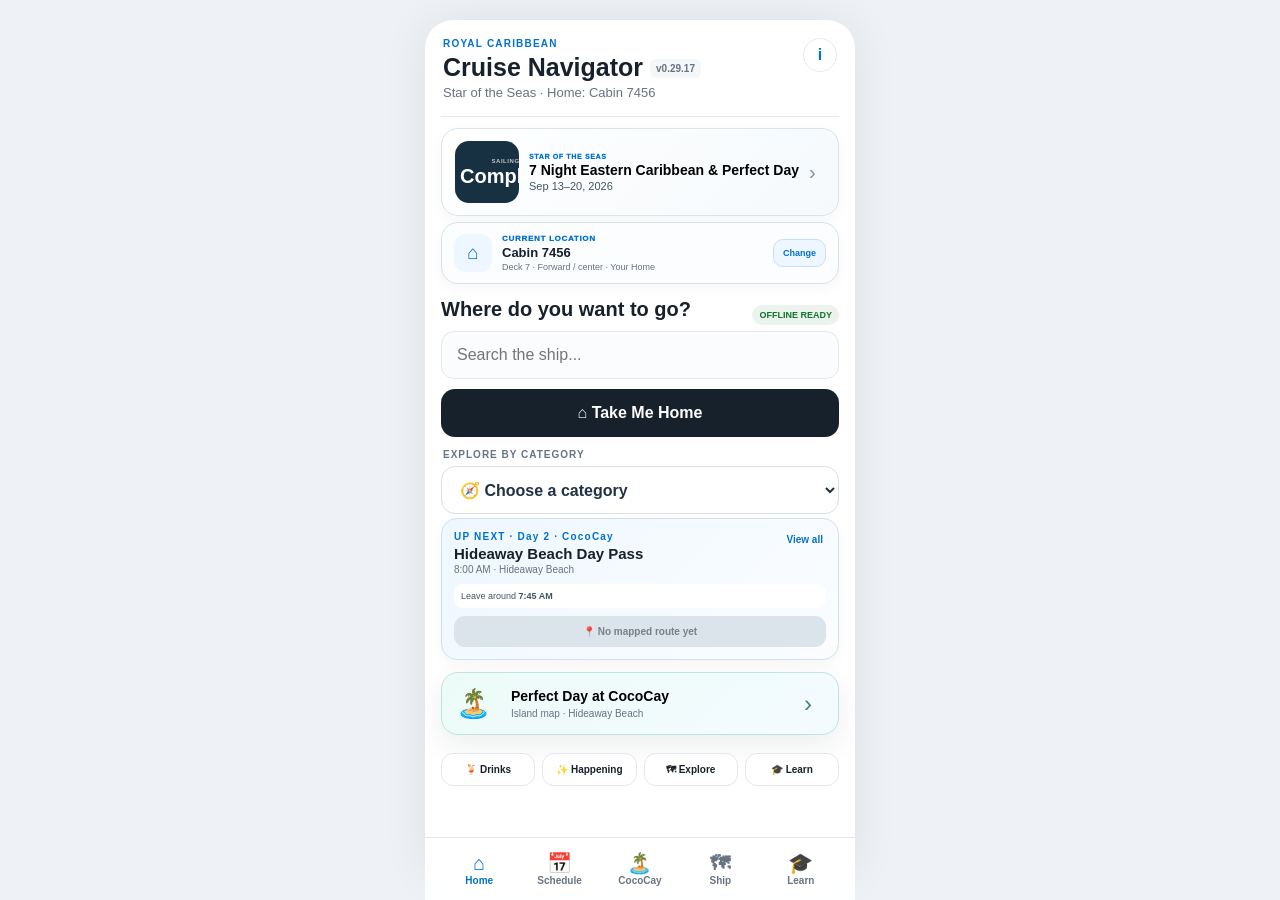
<file: index.html>
<!doctype html>
<html lang="en">
<head>
  <meta charset="utf-8">
  <meta name="viewport" content="width=device-width, initial-scale=1, viewport-fit=cover">
  <meta name="theme-color" content="#0071ce">
  <meta name="apple-mobile-web-app-capable" content="yes">
  <meta name="apple-mobile-web-app-status-bar-style" content="black-translucent">
  <meta name="apple-mobile-web-app-title" content="Cruise Navigator">
  <link rel="manifest" href="manifest.webmanifest">
  <link rel="apple-touch-icon" href="icon-192.png">
  <link rel="stylesheet" href="styles.css?v=02917">
  <title>Cruise Navigator</title>
</head>
<body>
  <main class="app-shell">
    <header class="topbar">
      <div>
        <div class="eyebrow">ROYAL CARIBBEAN</div>
        <h1>Cruise Navigator <span>v0.29.17</span></h1>
        <p class="sub">Star of the Seas · Home: Cabin 7456</p>
      </div>
      <button id="infoBtn" class="icon-btn" aria-label="About">i</button>
    </header>

    <section id="homeView" class="view active">
      <div id="cruiseProfileHome" class="cruise-profile-home compact-profile"></div>
      <div id="currentLocationHome" class="current-location-home"></div>
      <div class="section-head home-search-head"><h2>Where do you want to go?</h2><span id="offlineBadge" class="badge">OFFLINE READY</span></div>
      <div class="search-wrap"><input id="searchInput" type="search" placeholder="Search the ship..." autocomplete="off"></div>
      <div id="destinationList" class="destination-list hidden"></div>
      <div class="home-primary-actions single-home-action"><button id="takeHome" class="home-action compact-home-action">⌂ Take Me Home</button></div>
      <div id="categoryGrid" class="category-grid home-category-chips"></div>
      <div id="schedulePreview" class="schedule-preview"></div>
      <button id="cocoCayHome" class="island-entry compact-island-entry"><span class="island-entry-icon">🏝️</span><span><strong>Perfect Day at CocoCay</strong><small>Island map · Hideaway Beach</small></span><span class="island-entry-arrow">›</span></button>
      <div class="home-more-row"><button data-view="drinks">🍹 Drinks</button><button data-view="happening">✨ Happening</button><button data-view="explore">🗺 Explore</button><button data-view="learn">🎓 Learn</button></div>
    </section>

    <section id="drinksView" class="view"><button class="back-btn" data-go="home">‹ Back</button><div class="page-title"><div class="eyebrow">DELUXE BEVERAGE PACKAGE</div><h2>🍹 I Need a Drink</h2><p>Choose Daniel, Wife, or Both. Each person keeps a separate Drink Passport, while Both mode finds options that work for you together.</p></div><div id="drinksContent"></div></section>
    <section id="scheduleView" class="view"><button class="back-btn" data-go="home">‹ Back</button><div class="page-title"><div class="eyebrow">MY CRUISE</div><h2>My Schedule</h2><p>Your confirmed Royal Caribbean reservations are preloaded. Add anything else you want to remember.</p></div><div id="scheduleContent"></div></section>
    <section id="happeningView" class="view"><button class="back-btn" data-go="home">‹ Back</button><div class="page-title"><div class="eyebrow">CRUISE COMPASS</div><h2>What’s Happening</h2><p>Learn the rhythm of Star of the Seas with recent-sailing reference events. Confirm actual times in the Royal Caribbean app for your sailing.</p></div><div id="happeningContent"></div></section>
    <section id="cococayView" class="view"><button class="back-btn" data-go="home">‹ Back</button><div id="cococayContent"></div></section>

    <section id="routeView" class="view">
      <div id="shipCompass" class="ship-compass" aria-label="Ship orientation"><div class="compass-forward">FORWARD</div><div class="compass-hull"><span class="compass-core forward-core"></span><span class="compass-core aft-core"></span><span id="compassArrow" class="compass-arrow">↑</span></div><div class="compass-aft">AFT</div><div id="compassHint" class="compass-hint">Ship orientation</div></div>
      <button class="back-btn" data-go="home">‹ Back</button><div id="routeContent"></div>
    </section>

    <div id="mapOverlay" class="map-overlay" aria-hidden="true"><div class="map-sheet"><div class="map-sheet-head"><div><div class="eyebrow">DECK MAP</div><h3 id="overlayTitle">Cruise Navigator</h3></div><button id="closeMap" class="icon-btn" aria-label="Close map">×</button></div><div id="overlayMap" class="overlay-map"></div><div class="map-legend"><span><i class="legend-dot you"></i>You</span><span><i class="legend-dot dest"></i>Destination</span><span><i class="legend-dot lift"></i>Elevator / stairs</span></div><div class="map-disclaimer">Schematic navigation map — not to scale. Ship signage and crew instructions take precedence.</div></div></div>

    <section id="exploreView" class="view"><button class="back-btn" data-go="home">‹ Back</button><div class="page-title"><div class="eyebrow">ORIENTATION</div><h2>Explore the Ship</h2><p>Use deck neighborhoods to build a mental map before boarding.</p></div><div id="deckCards" class="deck-cards"></div></section>
    <section id="learnView" class="view"><button class="back-btn" data-go="home">‹ Back</button><div class="page-title"><div class="eyebrow">TRAINING MODE</div><h2>Learn My Ship</h2><p>A few quick challenges to make the ship easier to remember.</p></div><div id="lessonCard" class="lesson-card"></div></section>
    <section id="infoView" class="view"><button class="back-btn" data-go="home">‹ Back</button><div class="page-title"><div class="eyebrow">ABOUT</div><h2>Cruise Navigator</h2><p>v0.29.0 · Star of the Seas · September 13–20, 2026</p></div><div class="info-card"><h3>Built for your cruise</h3><p>Cruise Navigator keeps your ship navigation, schedule, CocoCay plans, favorite destinations, and onboard tools together in one iPhone-friendly app.</p><h3>Navigation</h3><p>Routes use the verified walking network across the mapped ship decks with Balanced, Elevators Preferred, and No Stairs routing choices. Follow the highlighted route and use onboard signs and crew instructions whenever conditions differ.</p><h3>Offline ready</h3><p>Core app screens, navigation data, and deck maps are stored for offline use after the app has been loaded on your device.</p><h3>Ship orientation</h3><p>Forward means toward the bow of the ship. Aft means toward the stern. Cabin 7456 on Deck 7 is your saved Home location.</p></div></section>

    <nav class="tabbar" aria-label="Primary navigation"><button class="tab active" data-view="home"><span>⌂</span>Home</button><button class="tab" data-view="schedule"><span>📅</span>Schedule</button><button class="tab" data-view="cococay"><span>🏝️</span>CocoCay</button><button class="tab" data-view="explore"><span>🗺</span>Ship</button><button class="tab" data-view="learn"><span>🎓</span>Learn</button></nav>
  </main>
  <script src="app.js?v=02917"></script>
  <script src="drink-order-ui-v02918.js"></script>
  <script src="home-category-ui-v02918.js"></script>
  <script src="vitality-spa-ui-v02919.js?v=02919b"></script>
  <script src="vitality-spa-render-v02919c.js"></script>
</body>
</html>
</file>
<file: styles.css>
:root{
  --blue:#0071ce;
  --blue-dark:#0058a3;
  --ink:#17212b;
  --muted:#677381;
  --line:#e4e8ed;
  --soft:#f4f7fa;
  --green:#137333;
  --shadow:0 10px 28px rgba(20,35,50,.08);
}
*{box-sizing:border-box}
html,body{margin:0;background:#eef2f6;color:var(--ink);font-family:-apple-system,BlinkMacSystemFont,"Segoe UI",Roboto,Helvetica,Arial,sans-serif}
body{min-height:100vh}
button,input{font:inherit}
button{cursor:pointer}
.app-shell{max-width:430px;min-height:100vh;margin:auto;background:#fff;position:relative;padding:env(safe-area-inset-top) 16px calc(90px + env(safe-area-inset-bottom));box-shadow:0 0 45px rgba(0,0,0,.08)}
.topbar{display:flex;justify-content:space-between;align-items:flex-start;padding:18px 2px 16px;border-bottom:1px solid var(--line)}
.eyebrow{font-size:10px;font-weight:800;letter-spacing:1.2px;color:var(--blue)}
h1{font-size:25px;line-height:1.05;margin:5px 0}
h1 span{font-size:10px;background:var(--soft);padding:4px 6px;border-radius:6px;color:var(--muted);vertical-align:middle}
.sub{margin:0;color:var(--muted);font-size:13px}
.icon-btn{width:34px;height:34px;border-radius:50%;border:1px solid var(--line);background:#fff;font-weight:800;color:var(--blue)}
.view{display:none;padding-top:18px}.view.active{display:block}
.home-card{display:flex;gap:14px;align-items:center;background:linear-gradient(135deg,#eef7ff,#f8fbff);border:1px solid #d7e9fb;border-radius:18px;padding:17px;box-shadow:var(--shadow)}
.home-icon{width:48px;height:48px;border-radius:14px;background:var(--blue);color:#fff;display:grid;place-items:center;font-size:25px;font-weight:700}
.small-label{font-size:10px;font-weight:800;color:var(--blue);letter-spacing:.9px}.home-room{font-size:22px;font-weight:800;margin-top:2px}.home-meta{font-size:12px;color:var(--muted);margin-top:2px}
.home-action{width:100%;margin:11px 0 18px;border:0;border-radius:14px;padding:14px;background:var(--ink);color:#fff;font-weight:800}
.section-head{display:flex;justify-content:space-between;align-items:center}.section-head h2{font-size:18px;margin:0 0 10px}.badge{font-size:9px;padding:5px 7px;border-radius:999px;background:#eaf4ec;color:var(--green);font-weight:800}
.search-wrap input{width:100%;padding:14px 15px;border:1px solid var(--line);border-radius:13px;background:#fbfcfd;outline:none}.search-wrap input:focus{border-color:#9bc8ef;box-shadow:0 0 0 3px rgba(0,113,206,.08)}
.category-grid{display:grid;grid-template-columns:repeat(2,1fr);gap:10px;margin:12px 0 18px}
.cat{padding:15px;text-align:left;border:1px solid var(--line);background:#fff;border-radius:15px;min-height:74px;box-shadow:0 3px 10px rgba(20,35,50,.04)}.cat strong{display:block;font-size:14px}.cat span{display:block;color:var(--muted);font-size:11px;margin-top:3px}
.feature-grid{display:grid;grid-template-columns:1fr 1fr;gap:10px}.feature-card{border:1px solid var(--line);background:#fff;border-radius:15px;padding:14px;text-align:left}.feature-card strong{display:block}.feature-card span{display:block;color:var(--muted);font-size:11px;margin-top:5px;line-height:1.35}
.destination-list{display:grid;gap:8px;margin:10px 0 18px}.destination-list.hidden{display:none}.dest-row{display:flex;gap:10px;align-items:center;border:1px solid var(--line);border-radius:13px;padding:12px;background:#fff;text-align:left}.dest-icon{font-size:20px;width:28px}.dest-main{min-width:0;flex:1}.dest-name{font-weight:800;font-size:14px}.dest-meta{color:var(--muted);font-size:11px;margin-top:2px}.dest-arrow{color:var(--muted);font-size:20px}
.back-btn{border:0;background:transparent;padding:3px 0;color:var(--blue);font-weight:800}.page-title{padding-top:8px}.page-title h2{font-size:26px;margin:4px 0}.page-title p{margin:0 0 16px;color:var(--muted);font-size:13px;line-height:1.45}
.route-hero{background:var(--ink);color:#fff;border-radius:18px;padding:18px;margin:14px 0}.route-hero .eyebrow{color:#8ecaff}.route-hero h2{font-size:24px;margin:4px 0}.route-tag{display:inline-block;background:#2d3b49;padding:5px 8px;border-radius:999px;font-size:10px;margin-top:8px}
.route-card{border:1px solid var(--line);border-radius:15px;padding:14px;margin:10px 0}.route-card h3{margin:0 0 8px;font-size:14px}.route-step{display:flex;gap:9px;margin:10px 0}.step-num{flex:0 0 24px;height:24px;border-radius:50%;background:#eaf4fd;color:var(--blue);display:grid;place-items:center;font-size:11px;font-weight:800}.step-text{font-size:13px;line-height:1.38}.callout{padding:12px;background:#fff8e7;border:1px solid #f5dfac;border-radius:12px;font-size:12px;line-height:1.4}.confidence{font-size:10px;font-weight:800;color:var(--muted);letter-spacing:.5px}
.deck-cards{display:grid;gap:10px}.deck-card{border:1px solid var(--line);border-radius:15px;padding:14px}.deck-card h3{margin:0;font-size:16px}.deck-card .deck-label{color:var(--blue);font-weight:800;font-size:11px}.deck-card p{margin:6px 0 0;color:var(--muted);font-size:12px;line-height:1.4}
.lesson-card{border:1px solid var(--line);border-radius:18px;padding:18px;box-shadow:var(--shadow)}.lesson-q{font-size:20px;font-weight:800;line-height:1.25;margin:8px 0 14px}.answers{display:grid;gap:9px}.answer{border:1px solid var(--line);background:#fff;border-radius:12px;padding:12px;text-align:left}.answer.correct{border-color:#9fd0aa;background:#eef8f0}.answer.wrong{border-color:#e7a9a9;background:#fff1f1}.lesson-feedback{margin-top:12px;font-size:12px;color:var(--muted);line-height:1.4}
.info-card{border:1px solid var(--line);border-radius:16px;padding:16px}.info-card h3{font-size:14px;margin:15px 0 6px}.info-card h3:first-child{margin-top:0}.info-card p{font-size:12px;line-height:1.45;color:var(--muted)}.warning{background:#fff8e7;border:1px solid #f5dfac;padding:10px;border-radius:10px}.source{word-break:break-word;font-size:10px!important}
.tabbar{position:fixed;z-index:10;left:50%;transform:translateX(-50%);bottom:0;width:min(430px,100%);padding:8px 14px calc(8px + env(safe-area-inset-bottom));display:grid;grid-template-columns:repeat(5,1fr);background:rgba(255,255,255,.95);backdrop-filter:blur(14px);border-top:1px solid var(--line)}
.tab{border:0;background:transparent;color:var(--muted);font-size:10px;font-weight:700;padding:6px}.tab span{display:block;font-size:20px;line-height:22px;margin-bottom:1px}.tab.active{color:var(--blue)}
@media(min-width:600px){body{padding:20px 0}.app-shell{min-height:860px;border-radius:28px;overflow:hidden}}
.must-pill{display:inline-block;margin-left:5px;font-size:8px;letter-spacing:.4px;color:#8a5a00;background:#fff2c7;padding:3px 5px;border-radius:999px;vertical-align:2px}.unavailable{border:1px solid #f0c7c7;background:#fff5f5;border-radius:13px;padding:12px;font-size:12px;line-height:1.4}.unavailable strong{display:block;color:#9b2c2c;margin-bottom:4px}.unavailable span{color:var(--muted)}.answer.next{margin-top:10px;width:100%;text-align:center}

/* v0.3 visual mini-map */
.map-card{border:1px solid var(--line);border-radius:17px;padding:14px;margin:12px 0;box-shadow:var(--shadow);background:#fff}.map-head{display:flex;justify-content:space-between;gap:10px;align-items:flex-start}.map-head h3{margin:3px 0 2px;font-size:16px}.map-head p{margin:0;color:var(--muted);font-size:11px}.map-open{border:1px solid #c9d7e4;background:#f7fbff;color:var(--blue);border-radius:10px;padding:8px 10px;font-size:11px;font-weight:800;white-space:nowrap}.map-steps{display:grid;gap:7px;margin-top:10px}.map-stage{border:1px solid #e6ebf0;border-radius:14px;padding:8px;background:#fbfcfd}.stage-title{font-size:9px;letter-spacing:.75px;font-weight:800;color:var(--muted);margin:0 0 5px}.stage-title span{display:inline-grid;place-items:center;width:18px;height:18px;border-radius:50%;background:#eaf4fd;color:var(--blue);margin-right:4px}.route-bridge{display:flex;align-items:center;gap:9px;padding:1px 10px}.bridge-line{flex:0 0 28px;height:1px;border-top:2px dashed #aab8c5}.bridge-copy{font-size:10px;font-weight:800;color:var(--ink)}.bridge-copy small{font-weight:600;color:var(--muted)}.map-disclaimer{font-size:9px;line-height:1.35;color:var(--muted);margin-top:7px}.shipmap{display:block;width:100%;height:auto}.map-dir{font-size:8px;font-weight:800;fill:#7a8792;letter-spacing:.8px}.map-label{font-size:10px;font-weight:900;fill:#0071ce}.map-you{fill:#0071ce;stroke:#fff;stroke-width:3}.map-dest{fill:#f2a900;stroke:#fff;stroke-width:3}.map-core{fill:#edf2f6;stroke:#cfd7df}.map-core-text{font-size:7px;font-weight:800;fill:#677381;letter-spacing:.4px}.map-zone{fill:#f2f5f8;stroke:#d8e0e7}.map-zone.destzone{fill:#eef7ff;stroke:#c7dff4}.map-zone-text{font-size:9px;font-weight:900;fill:#22313d}.map-zone-text.big{font-size:12px}.map-muted{font-size:8px;font-weight:700;fill:#87929c}.route-line{fill:none;stroke:#0071ce;stroke-width:4;stroke-linecap:round;stroke-dasharray:6 6;opacity:.9}.map-legend{display:flex;gap:13px;flex-wrap:wrap;margin-top:8px;font-size:10px;color:var(--muted)}.legend-dot{display:inline-block;width:9px;height:9px;border-radius:50%;margin-right:4px;vertical-align:-1px}.legend-dot.you{background:#0071ce}.legend-dot.dest{background:#f2a900}.legend-dot.lift{background:#d4dce3;border:1px solid #bcc7d1}.map-overlay{position:fixed;inset:0;z-index:30;background:rgba(15,24,32,.52);display:none;align-items:flex-end;justify-content:center}.map-overlay.show{display:flex}.map-sheet{width:min(430px,100%);max-height:92vh;overflow:auto;background:#fff;border-radius:22px 22px 0 0;padding:15px 16px calc(18px + env(safe-area-inset-bottom));box-shadow:0 -20px 50px rgba(0,0,0,.2)}.map-sheet-head{display:flex;justify-content:space-between;align-items:flex-start;margin-bottom:8px}.map-sheet-head h3{font-size:19px;margin:3px 0}.overlay-map{display:grid;gap:8px}.overlay-section{border:1px solid var(--line);border-radius:14px;padding:8px}.overlay-label{font-size:9px;font-weight:900;letter-spacing:.75px;color:var(--blue);margin:0 0 5px}.overlay-connector{text-align:center;font-size:10px;font-weight:900;color:var(--muted);padding:2px}.step-type{display:block;font-size:8px;font-weight:900;letter-spacing:.7px;color:var(--blue);margin-bottom:2px}.deck-card{width:100%;text-align:left;background:#fff;cursor:pointer}
@media(max-width:360px){.app-shell{padding-left:12px;padding-right:12px}.map-card{padding:11px}.map-head{gap:6px}.map-open{padding:7px 8px}}

/* v0.4 persistent ship compass */
.ship-compass{position:sticky;top:8px;z-index:18;margin-left:auto;width:72px;background:rgba(255,255,255,.96);border:1px solid var(--line);border-radius:18px;padding:7px 7px 6px;text-align:center;box-shadow:0 7px 22px rgba(20,40,60,.14);backdrop-filter:blur(8px)}
.compass-forward,.compass-aft{font-size:7px;line-height:1;font-weight:900;letter-spacing:.65px;color:#617180}.compass-hull{position:relative;width:28px;height:56px;margin:4px auto;background:#eaf4fd;border:2px solid #0071ce;clip-path:polygon(50% 0,88% 18%,100% 82%,75% 100%,25% 100%,0 82%,12% 18%)}.compass-core{position:absolute;left:8px;width:9px;height:6px;border-radius:4px;background:#9eb7ca}.forward-core{top:16px}.aft-core{bottom:13px}.compass-arrow{position:absolute;left:50%;top:50%;transform:translate(-50%,-50%);font-size:22px;line-height:1;color:#0071ce;font-weight:900}.route-aft .compass-arrow{color:#f2a900}.compass-hint{font-size:7px;line-height:1.15;color:#657582;font-weight:800;margin-top:4px}.ship-compass + .back-btn{margin-top:-76px}.route-hero{margin-top:70px}

/* v0.5 guided navigation */
.guided-top{display:flex;align-items:center;gap:12px;margin-bottom:8px}.guided-top .back-btn{margin:0}.guided-progress{flex:1;font-size:11px;font-weight:900;letter-spacing:.08em}.guided-progress>div{height:6px;background:#dfe7ee;border-radius:999px;overflow:hidden;margin-top:5px}.guided-progress i{display:block;height:100%;background:#0071ce;border-radius:999px}.guided-hero{padding-bottom:10px}.guided-map{position:relative;background:#fff;border-radius:18px;padding:10px;margin:8px 0 12px;box-shadow:0 6px 20px rgba(0,0,0,.08)}.guided-map svg{width:100%;max-height:310px}.guided-map-label{font-size:11px;font-weight:900;letter-spacing:.08em;margin:2px 4px 8px}.guided-full{position:absolute;right:14px;top:12px}.instruction-card{display:flex;gap:14px;align-items:flex-start;background:#fff;border-radius:18px;padding:18px;margin:12px 0;box-shadow:0 6px 20px rgba(0,0,0,.08)}.step-num.big{width:42px;height:42px;min-width:42px;font-size:18px}.instruction-text{font-size:19px;font-weight:800;line-height:1.28;margin-top:4px}.guided-actions{display:grid;grid-template-columns:1fr 1fr;gap:9px;position:sticky;bottom:8px;padding:10px 0 4px;background:linear-gradient(transparent,#f4f7fa 25%)}.next-action,.confused-action,.secondary-action{border:0;border-radius:14px;padding:15px 10px;font-weight:900;font-size:14px}.next-action{background:#0071ce;color:#fff}.confused-action{background:#fff;border:2px solid #c9d5df;color:#172b3a}.secondary-action{background:#e7edf2;color:#172b3a}.guided-actions .next-action:last-child:nth-child(3){grid-column:auto}.deck-change-card{text-align:center;padding:28px 10px}.deck-change-icon{font-size:42px}.deck-from,.deck-to{font-size:26px;font-weight:950}.deck-arrow{font-size:30px;color:#0071ce}.deck-change-card small{display:block;margin-top:12px;color:#526675}.nearby-card{background:#fff8df;border-radius:18px;padding:16px;margin:12px 0}.nearby-card h3{margin:5px 0 10px}.nearby-chips{display:flex;flex-wrap:wrap;gap:7px}.nearby-chips span{background:#fff;border-radius:999px;padding:8px 10px;font-size:12px;font-weight:800}.recovery p{line-height:1.4}.recovery-place{width:100%;text-align:left;background:#fff;border:1px solid #d5e0e8;border-radius:12px;padding:13px;margin:5px 0;font-weight:800}.recovery-tip{background:#edf6fc;border-radius:12px;padding:12px;margin:10px 0 16px;line-height:1.4}

/* v0.6 flexible From / To routing */
.location-picker{display:grid;grid-template-columns:1fr auto 1fr;gap:7px;align-items:center;margin:8px 0 10px}.location-field{border:1px solid var(--line);background:#fff;border-radius:14px;padding:10px 11px;text-align:left;box-shadow:0 4px 14px rgba(20,40,60,.06);min-width:0}.location-field span{display:block;font-size:8px;font-weight:900;letter-spacing:.7px;color:var(--blue);margin-bottom:3px}.location-field strong{display:block;font-size:12px;white-space:nowrap;overflow:hidden;text-overflow:ellipsis}.location-field small{display:block;color:var(--muted);font-size:9px;margin-top:3px;white-space:nowrap;overflow:hidden;text-overflow:ellipsis}.location-arrow{font-size:18px;font-weight:900;color:#8a98a6}.location-picker-sheet p{margin:2px 0 10px;color:var(--muted);font-size:12px;line-height:1.4}.location-search{width:100%;border:1px solid var(--line);border-radius:12px;padding:12px;font-size:14px;margin-bottom:9px;box-sizing:border-box}.location-choices{display:grid;gap:7px}.location-choice{width:100%;display:grid;grid-template-columns:28px 1fr 22px;gap:9px;align-items:center;border:1px solid #d7e0e7;background:#fff;border-radius:13px;padding:10px;text-align:left}.location-choice.selected{border-color:#8ecaff;background:#f4faff}.location-choice>span:first-child{font-size:20px;text-align:center}.location-choice strong{display:block;font-size:12px;line-height:1.2}.location-choice small{display:block;color:var(--muted);font-size:9px;margin-top:3px}.location-choice>b{color:#16813b;text-align:center}.empty-choice{padding:18px;text-align:center;color:var(--muted);font-size:12px}
@media(max-width:360px){.location-picker{gap:5px}.location-field{padding:9px 8px}.location-field strong{font-size:11px}.location-arrow{font-size:16px}}

/* v0.7 interactive Explore */
.deck-card-v07{display:block;border:1px solid var(--line);border-radius:18px;padding:14px;margin:9px 0;background:#fff;text-align:left;box-shadow:0 4px 16px rgba(20,40,60,.06);color:var(--ink)}.deck-card-v07:active{transform:scale(.99)}.deck-card-top{display:flex;justify-content:space-between;align-items:center}.tap-hint{font-size:9px;font-weight:900;color:var(--blue);letter-spacing:.2px}.deck-card-v07 h3{margin:4px 0;font-size:15px}.deck-card-v07 p{margin:0;color:var(--muted);font-size:11px;line-height:1.45}.deck-card-foot{display:flex;gap:8px;flex-wrap:wrap;margin-top:10px}.deck-card-foot span{font-size:9px;font-weight:800;background:#f2f6f9;border-radius:999px;padding:5px 7px}.deck-explorer-v07{padding-bottom:10px}.deck-explorer-head{display:flex;justify-content:space-between;gap:10px;align-items:flex-start;margin-bottom:12px}.deck-explorer-head h2{margin:3px 0;font-size:21px}.deck-explorer-head p{margin:0;color:var(--muted);font-size:11px;line-height:1.35}.explore-section-v07{margin-top:15px}.explore-section-v07 h3{margin:0 0 7px;font-size:13px}.venue-list-v07{display:grid;gap:7px}.venue-card-v07{width:100%;display:grid;grid-template-columns:35px 1fr 16px;gap:9px;align-items:center;border:1px solid #dce4ea;background:#fff;border-radius:14px;padding:10px;text-align:left;box-shadow:0 3px 10px rgba(20,40,60,.04)}.venue-icon-v07{font-size:23px;text-align:center}.venue-top-v07{display:flex;gap:7px;align-items:flex-start;justify-content:space-between}.venue-top-v07 strong{font-size:12px;line-height:1.2}.venue-cost{flex:0 0 auto;font-size:8px;font-weight:900;padding:3px 5px;border-radius:999px}.venue-cost.free{color:#147744;background:#e8f7ed}.venue-cost.paid{color:#8b5a00;background:#fff3ce}.venue-meta-v07{display:block;font-size:8px;font-weight:900;letter-spacing:.5px;color:var(--blue);margin-top:4px}.venue-food-v07{display:block;color:var(--muted);font-size:9px;line-height:1.3;margin-top:3px}.venue-arrow-v07{font-size:23px;color:#7b8a97}.venue-detail-v07{padding-bottom:6px}.venue-detail-title{display:flex;gap:12px;align-items:flex-start}.venue-detail-icon{width:50px;height:50px;display:grid;place-items:center;border-radius:15px;background:#eef7ff;font-size:28px;flex:0 0 auto}.venue-detail-title h2{margin:3px 0 3px;font-size:21px;line-height:1.15}.venue-detail-area{font-size:10px;color:var(--muted)}.detail-chips{display:flex;flex-wrap:wrap;gap:6px;margin:12px 0}.detail-chips span{font-size:9px;font-weight:850;background:#f2f6f9;border-radius:999px;padding:7px 8px}.detail-block{border-top:1px solid #e8edf1;padding:11px 0}.detail-block h3{margin:0 0 4px;font-size:12px}.detail-block p{margin:0;font-size:11px;line-height:1.45;color:var(--muted)}.venue-actions-v07{display:grid;grid-template-columns:1fr 1fr;gap:8px;margin:13px 0}.primary-venue-btn,.secondary-venue-btn{border:0;border-radius:13px;padding:13px 8px;font-weight:900;font-size:11px}.primary-venue-btn{background:#0071ce;color:#fff}.secondary-venue-btn{background:#edf3f7;color:#173042}.nearby-v07{border-top:1px solid #e8edf1;padding-top:11px;margin-top:7px}.nearby-v07 h3{font-size:12px;margin:0 0 7px}.nearby-v07 p{font-size:10px;color:var(--muted)}.nearby-item-v07{width:100%;display:flex;align-items:center;gap:8px;border:1px solid #dfe7ed;background:#fff;border-radius:11px;padding:10px;text-align:left;font-weight:800;font-size:11px;margin:5px 0}.nearby-item-v07 span:last-child{margin-left:auto;color:#8a98a6;font-size:19px}.explore-source-v07{font-size:9px;line-height:1.4;color:var(--muted);background:#f7f9fb;border-radius:10px;padding:9px;margin-top:12px}.map-open{cursor:pointer}
@media(max-width:360px){.venue-card-v07{grid-template-columns:31px 1fr 14px;padding:9px}.venue-icon-v07{font-size:21px}.venue-top-v07{display:block}.venue-cost{display:inline-block;margin-top:4px}.venue-actions-v07{grid-template-columns:1fr}}

.deck-card-v07:focus-visible,.venue-card-v07:focus-visible,.map-open:focus-visible,.nearby-item-v07:focus-visible{outline:3px solid #0071ce;outline-offset:2px}


/* v0.8 update banner */
.update-banner[hidden]{display:none!important}.update-banner{position:sticky;top:0;z-index:60;display:flex;align-items:center;justify-content:space-between;gap:12px;padding:10px 12px;background:#eef8ff;border-bottom:1px solid #bddcf2;box-shadow:0 5px 18px rgba(15,60,90,.08)}
.update-banner>div{min-width:0}.update-banner strong{display:block;font-size:11px}.update-banner span{display:block;color:#4e6678;font-size:9px;margin-top:2px}.update-banner button{border:0;border-radius:11px;background:#0071ce;color:#fff;font-size:10px;font-weight:900;padding:10px 12px;flex:0 0 auto}
button{touch-action:manipulation}.deck-card-v07,.venue-card-v07,.cat,.feature-card,.location-field,.next-action,.confused-action,.secondary-action{ -webkit-tap-highlight-color: rgba(0,113,206,.10)}


/* v0.8.1 deck overview map */
.deck-overview-map{background:#f7fafc;border:1px solid #e0e8ee;border-radius:16px;padding:10px;margin:6px 0 14px}
.deck-overview-label{display:flex;justify-content:space-between;gap:8px;align-items:center;margin:0 3px 7px;font-size:8px;font-weight:900;letter-spacing:.06em;color:#4e6575}
.deck-overview-map .shipmap{width:100%;max-height:235px;display:block}
.deck-overview-note{margin:8px 3px 1px;font-size:10px;line-height:1.4;color:#586d7c}
@media(max-width:360px){.deck-overview-label{font-size:7px}.deck-overview-map .shipmap{max-height:215px}}


/* v0.9 CocoCay Island Mode */
.island-entry{width:100%;display:grid;grid-template-columns:44px 1fr 20px;gap:11px;align-items:center;border:1px solid #bfe3dd;background:linear-gradient(135deg,#ecfbf8,#f4fbff);border-radius:17px;padding:14px;text-align:left;margin:0 0 18px;box-shadow:var(--shadow)}
.island-entry-icon{font-size:28px}.island-entry strong{display:block;font-size:14px}.island-entry small{display:block;color:var(--muted);font-size:10px;line-height:1.35;margin-top:3px}.island-entry-arrow{font-size:24px;color:#43847a}
.island-hero{background:linear-gradient(145deg,#0a7f91,#126fa8);color:#fff;border-radius:20px;padding:18px;margin:8px 0 13px}.island-hero .eyebrow{color:#bff4ec}.island-hero h2{font-size:25px;margin:4px 0}.island-hero p{font-size:11px;line-height:1.45;margin:5px 0 0;color:#eafaff}
.access-card{border:1px solid #cce8d2;background:#f1fbf3;border-radius:16px;padding:14px;margin:10px 0}.access-card h3{font-size:15px;margin:3px 0 5px}.access-card p{font-size:10px;line-height:1.4;color:#50665a;margin:0}.access-badge{display:inline-block;background:#daf3e1;color:#146b37;border-radius:999px;padding:5px 8px;font-size:9px;font-weight:900}.island-actions{display:grid;grid-template-columns:1fr 1fr;gap:9px;margin:11px 0}.island-action{border:1px solid var(--line);background:#fff;border-radius:14px;padding:13px;text-align:left}.island-action strong{display:block;font-size:12px}.island-action small{display:block;font-size:9px;color:var(--muted);margin-top:3px;line-height:1.35}
.island-map-card{border:1px solid var(--line);border-radius:18px;padding:11px;background:#fff;margin:11px 0;box-shadow:var(--shadow)}.island-map-card h3{font-size:13px;margin:2px 3px 8px}.cococay-map{width:100%;height:auto;display:block}.island-water{fill:#dff5fb}.island-land{fill:#f2e8bd;stroke:#d4c894;stroke-width:2}.island-path{fill:none;stroke:#fff;stroke-width:5;stroke-linecap:round;stroke-dasharray:7 5}.island-tram{fill:none;stroke:#475e68;stroke-width:2.5;stroke-dasharray:4 4}.island-zone{fill:#fff;stroke:#d6dee3}.island-zone.hideaway{fill:#f1e8ff;stroke:#bfa5e8}.island-zone-text{font-size:8px;font-weight:900;fill:#25343e}.island-small{font-size:6px;font-weight:800;fill:#5d6d76}.island-pin{fill:#0071ce;stroke:#fff;stroke-width:2}.island-pin.unlocked{fill:#7a3db5}.island-pin.free{fill:#1b8a4b}.island-pin.paid{fill:#c87900}.island-route{fill:none;stroke:#0071ce;stroke-width:4;stroke-linecap:round;stroke-dasharray:7 5}.island-legend{display:flex;gap:8px;flex-wrap:wrap;font-size:8px;color:var(--muted);margin:8px 2px}.cost-dot{width:8px;height:8px;border-radius:50%;display:inline-block;margin-right:3px}.cost-dot.free{background:#1b8a4b}.cost-dot.unlocked{background:#7a3db5}.cost-dot.paid{background:#c87900}
.island-section{margin:16px 0}.island-section-head{display:flex;align-items:end;justify-content:space-between;gap:8px}.island-section h3{font-size:14px;margin:0 0 7px}.island-section-head small{font-size:8px;color:var(--muted);margin-bottom:8px}.island-list{display:grid;gap:7px}.island-place{width:100%;display:grid;grid-template-columns:34px 1fr 18px;gap:8px;align-items:center;border:1px solid #dfe6eb;background:#fff;border-radius:14px;padding:10px;text-align:left}.island-place-icon{font-size:22px}.island-place strong{font-size:11px;display:block}.island-place small{font-size:8px;color:var(--muted);line-height:1.3;display:block;margin-top:2px}.access-chip{display:inline-block;margin-top:4px;font-size:7px;font-weight:900;border-radius:999px;padding:3px 5px}.access-chip.free{background:#e6f7ec;color:#126b37}.access-chip.unlocked{background:#f0e7fb;color:#67339a}.access-chip.paid{background:#fff1d5;color:#8a5800}.island-place-arrow{font-size:20px;color:#82909a}
.purchase-row{display:flex;justify-content:space-between;align-items:center;gap:10px;border:1px solid #dfe6eb;border-radius:13px;padding:11px;margin:7px 0;background:#fff}.purchase-row strong{font-size:11px;display:block}.purchase-row small{font-size:8px;color:var(--muted);display:block;margin-top:2px}.purchase-toggle{border:0;border-radius:999px;padding:7px 9px;font-size:8px;font-weight:900;background:#edf2f5;color:#5c6c76}.purchase-toggle.on{background:#daf3e1;color:#146b37}
.pass-itinerary{counter-reset:passstep;display:grid;gap:8px}.pass-step{display:grid;grid-template-columns:30px 1fr;gap:8px;align-items:start;border:1px solid #e0e7ec;border-radius:13px;padding:10px;background:#fff}.pass-step:before{counter-increment:passstep;content:counter(passstep);width:26px;height:26px;border-radius:50%;display:grid;place-items:center;background:#efe5fb;color:#67339a;font-weight:900;font-size:10px}.pass-step strong{font-size:11px;display:block}.pass-step small{font-size:9px;color:var(--muted);line-height:1.35}.island-detail-cost{font-size:10px;font-weight:900;border-radius:999px;padding:6px 8px;display:inline-block}.island-detail-cost.free{background:#e6f7ec;color:#126b37}.island-detail-cost.unlocked{background:#f0e7fb;color:#67339a}.island-detail-cost.paid{background:#fff1d5;color:#8a5800}


/* v0.10 My Schedule */
.schedule-preview{margin:0 0 12px}.schedule-preview-empty,.schedule-preview-card{width:100%;border:1px solid #cfe1ef;background:#f7fbff;border-radius:16px;padding:12px;text-align:left;box-shadow:0 4px 14px rgba(20,35,50,.04)}.schedule-preview-empty{display:grid;grid-template-columns:34px 1fr 18px;gap:10px;align-items:center}.schedule-preview-empty:hover{border-color:#9bc8ef}.schedule-preview-icon{font-size:24px}.schedule-preview-empty strong{display:block;font-size:13px}.schedule-preview-empty small{display:block;color:var(--muted);font-size:10px;line-height:1.3;margin-top:2px}.schedule-preview-card{background:linear-gradient(135deg,#eef7ff,#fbfdff)}.schedule-preview-head{display:flex;justify-content:space-between;gap:10px;align-items:flex-start}.schedule-preview-head h3{margin:3px 0 2px;font-size:15px}.schedule-preview-head p{margin:0;color:var(--muted);font-size:10px}.small-link-btn{border:0;background:transparent;color:var(--blue);font-weight:800;font-size:10px;padding:3px}.schedule-preview-leave{margin:9px 0 7px;font-size:9px;color:#425565;background:#fff;border-radius:9px;padding:7px}.schedule-preview-route{width:100%;border:0;border-radius:11px;background:var(--blue);color:#fff;font-size:10px;font-weight:900;padding:10px}.schedule-preview-route:disabled{background:#dbe4ea;color:#74818b}
.schedule-toolbar{display:flex;justify-content:space-between;gap:10px;align-items:end;border:1px solid var(--line);border-radius:15px;padding:12px;background:#fbfcfd;margin:8px 0 13px}.schedule-toolbar label{display:grid;gap:5px;min-width:110px}.schedule-toolbar label span,.schedule-form label>span{font-size:9px;font-weight:900;letter-spacing:.7px;color:var(--muted)}.schedule-toolbar select,.schedule-form input,.schedule-form select,.schedule-form textarea{width:100%;border:1px solid #d7e0e7;background:#fff;border-radius:11px;padding:10px;font-size:11px;outline:none}.schedule-toolbar select:focus,.schedule-form input:focus,.schedule-form select:focus,.schedule-form textarea:focus{border-color:#9bc8ef;box-shadow:0 0 0 3px rgba(0,113,206,.08)}.schedule-toolbar-actions{display:grid;grid-template-columns:1fr 1fr;gap:6px}.schedule-add-btn{border:0;border-radius:11px;background:var(--blue);color:#fff;padding:10px 9px;font-size:9px;font-weight:900;white-space:nowrap}.schedule-add-btn.alt{background:#edf3f7;color:#173042}.schedule-next-card{display:flex;justify-content:space-between;gap:10px;align-items:center;border:1px solid #cce8d2;background:#f1fbf3;border-radius:15px;padding:12px;margin-bottom:13px}.schedule-next-card strong{display:block;font-size:13px;margin-top:3px}.schedule-next-card span{display:block;color:#50665a;font-size:9px;margin-top:3px}.schedule-jump{border:1px solid #b9dcc2;background:#fff;border-radius:10px;padding:8px;font-size:9px;font-weight:900;color:#146b37}.schedule-day{margin:16px 0}.schedule-day-head{display:flex;justify-content:space-between;align-items:center;margin-bottom:7px}.schedule-day-head h3{margin:0;font-size:16px}.schedule-add-inline{border:0;background:transparent;color:var(--blue);font-size:10px;font-weight:900}.schedule-item{display:grid;grid-template-columns:34px 1fr;gap:9px;border:1px solid #dfe7ed;background:#fff;border-radius:14px;padding:10px;margin:7px 0;box-shadow:0 3px 10px rgba(20,40,60,.03)}.schedule-item.attended{opacity:.62}.schedule-icon{width:34px;height:34px;border-radius:11px;background:#eef7ff;display:grid;place-items:center;font-size:19px}.schedule-top{display:flex;justify-content:space-between;gap:8px}.schedule-type{font-size:8px;color:var(--blue);font-weight:900;letter-spacing:.6px}.schedule-main h3{margin:3px 0 2px;font-size:13px;line-height:1.2}.schedule-menu{border:0;background:transparent;color:#82909a;font-weight:900;padding:0 4px;font-size:13px}.schedule-time{font-size:10px;color:#334955}.schedule-leave{font-size:9px;margin-top:6px;color:#425565}.schedule-leave strong{color:var(--green)}.schedule-leave span{color:var(--muted)}.schedule-notes{font-size:9px;line-height:1.35;color:var(--muted);background:#f7f9fb;border-radius:9px;padding:7px;margin-top:7px}.schedule-actions{display:grid;grid-template-columns:1fr 1fr;gap:6px;margin-top:8px}.schedule-action{border:1px solid #d7e0e7;background:#f7fafc;color:#173042;border-radius:10px;padding:8px 7px;font-size:9px;font-weight:900}.schedule-action.primary{background:#eef7ff;border-color:#c7dff4;color:var(--blue)}.schedule-empty{text-align:center;border:1px dashed #c9d7e4;border-radius:17px;padding:20px 14px;background:#fbfcfd}.schedule-empty-icon{font-size:28px}.schedule-empty h3{margin:7px 0 4px;font-size:16px}.schedule-empty p{margin:0 auto 12px;max-width:300px;color:var(--muted);font-size:10px;line-height:1.4}.schedule-empty .next-action,.schedule-empty .secondary-action{width:100%;margin-top:6px}.schedule-form{display:grid;gap:11px}.schedule-form label{display:grid;gap:5px}.schedule-form-grid{display:grid;gap:8px}.schedule-form-grid.two{grid-template-columns:1fr 1fr}.schedule-form textarea{resize:vertical}.schedule-form-actions{display:grid;grid-template-columns:1fr 1fr;gap:8px}.danger-btn{border:1px solid #e8bcbc;background:#fff3f3;color:#a22a2a;border-radius:11px;padding:10px;font-size:10px;font-weight:900}.schedule-form .primary-venue-btn,.schedule-form .secondary-venue-btn{width:100%;font-size:10px}.schedule-form-actions .secondary-venue-btn{border:0}.schedule-preview-card .schedule-preview-route{margin-top:1px}
@media(max-width:360px){.schedule-toolbar{align-items:stretch;flex-direction:column}.schedule-toolbar-actions{width:100%}.schedule-form-grid.two{grid-template-columns:1fr}.schedule-actions{grid-template-columns:1fr}.schedule-preview-head{display:block}.small-link-btn{padding:7px 0}.schedule-next-card{align-items:flex-start;flex-direction:column}}


/* v0.11 Detailed Navigation Foundation */
.route-accuracy{display:grid;grid-template-columns:1fr 34px;gap:10px;align-items:center;border:1px solid #cfe1ef;background:#f7fbff;border-radius:15px;padding:10px 11px;margin:0 0 10px}.route-accuracy span{display:block;font-size:8px;font-weight:950;letter-spacing:.7px;color:var(--blue);margin-bottom:3px}.route-accuracy strong{display:block;font-size:9px;line-height:1.4;color:#425565}.accuracy-help{width:32px;height:32px;border:1px solid #c6ddeb;border-radius:50%;background:#fff;color:var(--blue);font-weight:950;font-size:14px}.step-accuracy{display:inline-block;margin-left:5px;border-radius:999px;padding:3px 5px;font-size:7px;letter-spacing:.4px;vertical-align:1px}.step-accuracy.verified{background:#e6f7ec;color:#146b37}.step-accuracy.orientation{background:#eaf4ff;color:#17689e}.step-accuracy.signage{background:#fff1d5;color:#8a5800}.accuracy-sheet{font-size:11px;line-height:1.5;color:#425565}.accuracy-sheet h3{font-size:16px;color:#173042;margin:0 0 10px}.accuracy-sheet p{margin:8px 0}.accuracy-sheet b{color:#173042}

/* v0.12 Personal Cruise Profile */
.cruise-profile-home{margin:-7px 0 12px}.profile-card{width:100%;display:grid;grid-template-columns:64px 1fr 16px;gap:10px;align-items:center;border:1px solid #d8e3ea;background:linear-gradient(135deg,#fff,#f5f9fc);border-radius:17px;padding:12px;text-align:left;box-shadow:0 4px 14px rgba(20,35,50,.04)}.profile-count{height:62px;border-radius:14px;background:#173042;color:#fff;display:grid;place-items:center;align-content:center;padding:5px}.profile-count span{font-size:6px;font-weight:900;letter-spacing:.55px;opacity:.72}.profile-count strong{font-size:20px;line-height:1.05;margin-top:2px}.profile-count small{font-size:7px;opacity:.75}.profile-kicker{font-size:7px;font-weight:950;letter-spacing:.65px;color:var(--blue)}.profile-main h3{font-size:12px;margin:3px 0}.profile-main p{font-size:9px;color:#405462;margin:0 0 3px}.profile-main>small{font-size:7px;color:var(--muted);line-height:1.35;display:block}.profile-benefits{display:flex;gap:4px;flex-wrap:wrap;margin-top:7px}.profile-benefits b{font-size:6.5px;border-radius:999px;background:#e9f7ee;color:#146b37;padding:3px 5px}.profile-arrow{font-size:20px;color:#82909a}.schedule-confirmed{display:inline-block;margin-top:5px;border-radius:999px;background:#e9f7ee;color:#146b37;font-size:7px;font-weight:950;letter-spacing:.4px;padding:3px 6px}.schedule-day-meta{display:block;font-size:8px;color:var(--muted);margin-top:2px}.purchase-confirmed{display:inline-block;border-radius:999px;background:#e9f7ee;color:#146b37;padding:7px 9px;font-size:8px;font-weight:950;white-space:nowrap}
@media(max-width:360px){.profile-card{grid-template-columns:56px 1fr 12px}.profile-count{height:58px}.profile-benefits b{font-size:6px}}

/* v0.13 What's Happening */
.happening-home{margin:14px 0}.happening-home-card{width:100%;display:flex;align-items:center;gap:12px;text-align:left;border:1px solid rgba(0,113,206,.22);background:linear-gradient(135deg,rgba(0,113,206,.11),rgba(97,55,167,.10));border-radius:18px;padding:14px 16px;color:inherit}.happening-home-card>span:nth-child(2){flex:1}.happening-home-card strong{display:block;font-size:16px}.happening-home-card small{display:block;opacity:.72;margin-top:3px;line-height:1.3}.happening-home-icon{font-size:26px}.happening-warning{border:1px solid #f0b429;background:#fff8df;border-radius:16px;padding:14px;margin-bottom:14px}.happening-warning strong{font-size:12px;letter-spacing:.08em;color:#8b5a00}.happening-warning p{margin:6px 0 0;font-size:13px;line-height:1.4}.happening-controls label{display:block}.happening-controls label>span{display:block;font-size:11px;font-weight:800;letter-spacing:.07em;margin-bottom:5px}.happening-controls select{width:100%;padding:12px;border-radius:12px;border:1px solid #ccd4df;background:#fff}.happening-filters{display:flex;gap:7px;overflow-x:auto;padding:10px 0 4px}.happening-filters button{white-space:nowrap;border:1px solid #cbd5e1;background:#fff;border-radius:999px;padding:7px 11px;font-weight:700}.happening-filters button.active{background:#173b74;color:#fff;border-color:#173b74}.happening-source{font-size:11px;opacity:.68;margin:10px 2px 12px}.happening-list{display:grid;gap:10px}.happening-event{display:grid;grid-template-columns:76px 1fr;gap:12px;border:1px solid #dde3ea;border-radius:16px;padding:12px;background:#fff}.happening-time strong,.happening-time small{display:block}.happening-time strong{font-size:15px}.happening-time small{font-size:11px;opacity:.65;margin-top:3px}.happening-row{display:flex;flex-wrap:wrap;gap:6px}.happening-category,.happening-reference{font-size:10px;font-weight:800;letter-spacing:.06em;border-radius:999px;padding:4px 7px}.happening-category{background:#edf4ff;color:#173b74}.happening-reference{background:#fff3cd;color:#7a5200}.happening-main h3{font-size:15px;margin:6px 0 4px}.happening-main p{font-size:12px;margin:0;opacity:.72}.happening-actions{display:flex;gap:7px;flex-wrap:wrap;margin-top:9px}.happening-actions button{border:1px solid #cbd5e1;background:#f8fafc;border-radius:10px;padding:7px 9px;font-size:11px;font-weight:750}.happening-actions button:first-child{background:#173b74;color:#fff;border-color:#173b74}@media(max-width:360px){.happening-event{grid-template-columns:64px 1fr}.happening-actions{display:grid}.happening-actions button{width:100%}}


/* v0.14 I Need a Drink */
.drink-home{margin:14px 0}.drink-home-card{width:100%;display:flex;align-items:center;gap:12px;text-align:left;border:1px solid #e5c46d;background:linear-gradient(135deg,#fff9e9,#fff2cf);border-radius:18px;padding:15px 16px;color:inherit}.drink-home-card>span:nth-child(2){flex:1}.drink-home-card strong{display:block;font-size:17px}.drink-home-card small{display:block;opacity:.72;margin-top:3px;line-height:1.3}.drink-home-icon{font-size:28px}.drink-feature{border-color:#e5c46d;background:linear-gradient(135deg,#fffdf7,#fff7df)}.drink-hero{display:grid;grid-template-columns:1fr auto;gap:10px;align-items:center;background:#173042;color:#fff;border-radius:18px;padding:15px;margin-bottom:10px}.drink-hero span,.drink-hero strong,.drink-hero small{display:block}.drink-hero span{font-size:8px;letter-spacing:.8px;font-weight:900;color:#f5d97d}.drink-hero strong{font-size:14px;margin:3px 0}.drink-hero small{font-size:9px;line-height:1.35;opacity:.75}.drink-hero button{border:0;border-radius:12px;background:#f3c85b;color:#173042;padding:11px 10px;font-size:9px;font-weight:950}.drink-passport{display:grid;grid-template-columns:repeat(3,1fr);gap:8px;margin:10px 0}.drink-passport>div{border:1px solid var(--line);border-radius:13px;padding:10px;text-align:center;background:#fff}.drink-passport span{display:block;font-size:7px;color:var(--muted);font-weight:900;letter-spacing:.6px}.drink-passport strong{font-size:18px}.drink-filter-row{display:flex;gap:7px;overflow-x:auto;padding:5px 0 10px}.drink-filter-row button{white-space:nowrap;border:1px solid #d4dce3;background:#fff;border-radius:999px;padding:7px 10px;font-size:9px;font-weight:850}.drink-filter-row button.active{background:#173042;color:#fff;border-color:#173042}.drink-source-note{font-size:9px;line-height:1.45;color:#5c6871;background:#f7f9fb;border:1px solid #e1e7ec;border-radius:12px;padding:10px;margin-bottom:10px}.drink-list{display:grid;gap:10px}.drink-card{border:1px solid #dfe7ed;border-radius:16px;background:#fff;padding:13px;box-shadow:0 3px 10px rgba(20,40,60,.03)}.drink-card-top{display:grid;grid-template-columns:42px 1fr;gap:10px;align-items:start}.drink-emoji{width:42px;height:42px;border-radius:13px;background:#fff6d9;display:grid;place-items:center;font-size:23px}.drink-badges{display:flex;gap:4px;flex-wrap:wrap}.drink-badges span{font-size:6.5px;font-weight:950;letter-spacing:.4px;background:#fff1c4;color:#755200;border-radius:999px;padding:3px 5px}.drink-badges span+span{background:#edf4ff;color:#173b74}.drink-card h3{margin:5px 0 2px;font-size:15px}.drink-taste{font-size:9px;color:var(--muted);margin:0}.drink-why{font-size:10px;line-height:1.4;color:#425565}.drink-venue{font-size:9px;background:#f7f9fb;border-radius:9px;padding:7px;color:#425565}.drink-venue b{color:#146b37}.drink-actions{display:flex;gap:5px;flex-wrap:wrap;margin-top:9px}.drink-actions button{border:1px solid #d4dce3;background:#fff;border-radius:9px;padding:7px 8px;font-size:8px;font-weight:900}.drink-actions .drink-route{background:#173042;color:#fff;border-color:#173042}.drink-actions button.on{background:#fff0f3;color:#a51f46;border-color:#efc1ce}.drink-actions button.nope{background:#eee;color:#555}.drink-muted{opacity:.55}.drink-surprise{display:grid;gap:4px;background:linear-gradient(135deg,#fff1c4,#f4d978);border:1px solid #e2bd4e;border-radius:16px;padding:14px;margin-bottom:10px}.drink-surprise span{font-size:8px;font-weight:950;letter-spacing:.7px}.drink-surprise strong{font-size:18px}.drink-surprise small{font-size:10px;line-height:1.4}@media(max-width:360px){.drink-hero{grid-template-columns:1fr}.drink-hero button{width:100%}.drink-actions{display:grid;grid-template-columns:1fr 1fr}.drink-actions .drink-route{grid-column:1/-1}}

/* v0.15 drink profiles */
.drink-profile-wrap{background:#f7f9fb;border:1px solid #dfe7ed;border-radius:16px;padding:12px;margin-bottom:10px}.drink-profile-label{font-size:8px;font-weight:950;letter-spacing:.7px;color:#5c6871;margin-bottom:7px}.drink-profile-row{display:grid;grid-template-columns:repeat(3,1fr);gap:7px}.drink-profile-row button{border:1px solid #d4dce3;background:#fff;border-radius:11px;padding:9px 6px;font-size:9px;font-weight:900}.drink-profile-row button.active{background:#173042;color:#fff;border-color:#173042}.drink-profile-wrap small{display:block;margin-top:8px;font-size:8.5px;line-height:1.35;color:#5c6871}.drink-person-state{display:inline-flex;align-items:center;border:1px solid #d4dce3;background:#f7f9fb;border-radius:9px;padding:7px 8px;font-size:8px;font-weight:900}.drink-actions .drink-person-state{min-height:30px}@media(max-width:360px){.drink-profile-row{grid-template-columns:1fr 1fr 1fr}.drink-actions .drink-person-state{justify-content:center}}

/* v0.16 traced full-deck route overview */
.route-overview-v016{display:grid;gap:14px}
.route-overview-tabs{display:grid;grid-template-columns:1fr 1fr;border:1px solid #d8e0e8;border-radius:12px;overflow:hidden;background:#f5f7fa}
.route-overview-tabs button{border:0;padding:11px 8px;background:transparent;font-weight:800;color:#26384a}
.route-overview-tabs button.active{background:#0b5bd3;color:white}
.route-summary-strip{display:flex;align-items:center;justify-content:center;gap:8px;flex-wrap:wrap;padding:11px;border:1px solid #dce4ec;border-radius:12px;background:white;font-size:.86rem}
.traced-note{display:grid;gap:3px;padding:10px 12px;border-left:4px solid #138a4b;background:#f2fbf6;border-radius:8px;font-size:.78rem}
.traced-note strong{color:#08743c}.traced-note span{color:#4c5d6c}
.route-deck-card{border:1px solid #d8e0e8;border-radius:14px;overflow:hidden;background:white}
.route-deck-head{display:flex;justify-content:space-between;gap:10px;align-items:center;padding:10px 12px;background:#f5f7fa;font-size:.82rem}
.route-deck-head b{background:#092e61;color:white;border-radius:7px;padding:5px 8px;white-space:nowrap}
.source-map-wrap{position:relative;overflow:hidden;background:#dfe4ec}
.source-map-wrap img{display:block;width:100%;height:auto}
.source-map-wrap svg{position:absolute;inset:0;width:100%;height:100%;pointer-events:none}
.trace-line{fill:none;stroke:#ef3340;stroke-width:7;stroke-linecap:round;stroke-linejoin:round;filter:drop-shadow(0 1px 1px rgba(255,255,255,.9))}
.trace-start{fill:#16a34a;stroke:white;stroke-width:4}.trace-lift{fill:#0b5bd3;stroke:white;stroke-width:4}.trace-dest{fill:#ef3340;stroke:white;stroke-width:4}
.trace-label{position:absolute;background:#0b5bd3;color:white;font-size:.68rem;font-weight:900;line-height:1.1;padding:6px 7px;border-radius:7px;box-shadow:0 2px 5px rgba(0,0,0,.18)}
.start-label{right:4%;top:33%;background:#16a34a}.lift-label{left:32%;top:54%}.dest-label{left:29%;top:49%;background:#ef3340}
.deck-transition-v016{display:grid;justify-items:center;gap:3px;padding:12px;border-radius:12px;background:#eaf2ff;color:#083b7a;text-align:center}
.deck-transition-v016 span{font-size:1.5rem}.deck-transition-v016 strong{font-size:.82rem}.deck-transition-v016 small{font-size:.72rem}
.route-continuation-v016{text-align:center;font-size:.76rem;font-weight:900;color:#526170;letter-spacing:.03em}
.trace-legend-v016{display:flex;gap:12px;flex-wrap:wrap;justify-content:center;font-size:.72rem;font-weight:700}
.trace-key{display:inline-block;width:12px;height:12px;border-radius:50%;margin-right:4px;vertical-align:-2px}
.trace-key.route{width:22px;height:4px;border-radius:4px;background:#ef3340;vertical-align:2px}.trace-key.start{background:#16a34a}.trace-key.elevator{background:#0b5bd3}.trace-key.destination{background:#ef3340}
@media(max-width:380px){.route-deck-head{align-items:flex-start;flex-direction:column}.trace-label{font-size:.6rem}}

/* v0.17 verified route refinement */
.route-overview-v017{display:grid;gap:14px}
.verified-source-note{display:grid;gap:3px;padding:11px 12px;border-left:4px solid #16a34a;background:#f1fbf5;border-radius:8px;font-size:.78rem}
.verified-source-note strong{color:#08743c}.verified-source-note span{color:#465969}
.verified-route-map{background:#dfe4ec;overflow:hidden}
.verified-route-map img{display:block;width:100%;height:auto}
.route-caption{padding:9px 12px;font-size:.73rem;line-height:1.35;color:#526170;background:#fafbfd;border-top:1px solid #e3e8ee}
.verified-route-footer{display:grid;grid-template-columns:auto 1fr;column-gap:7px;align-items:center;padding:11px 12px;border:1px solid #bfe6cf;border-radius:12px;background:#f4fbf7;font-size:.76rem}
.verified-route-footer small{grid-column:2;color:#5b6b77;margin-top:2px}
.verified-dot{width:10px;height:10px;border-radius:50%;background:#16a34a}

/* v0.18 scalable graph navigation */
.route-overview-v018{display:grid;gap:14px}
.nav-real-map-v018{position:relative;overflow:hidden;background:#dfe4ec}
.nav-real-map-v018 img{display:block;width:100%;height:auto}
.nav-overlay-v018{position:absolute;inset:0;width:100%;height:100%;pointer-events:none}
.nav-route-line-v018{fill:none;stroke:#ef3340;stroke-width:7;stroke-linecap:round;stroke-linejoin:round;filter:drop-shadow(0 1px 1px rgba(255,255,255,.85))}
.nav-node{fill:#ef3340;stroke:white;stroke-width:2}.nav-start{fill:#16a34a;stroke:white;stroke-width:4}.nav-dest{fill:#ef3340;stroke:white;stroke-width:4}.nav-elevator{fill:#0b5bd3;stroke:white;stroke-width:4}
.nav-pin-label rect{fill:#102f5f;opacity:.94}.nav-pin-label text{fill:white;font-size:15px;font-weight:800}
.graph-continuation-v018{text-align:center;font-size:.76rem;font-weight:900;color:#234b78;padding:10px;background:#edf4ff;border-radius:10px}
.guided-map .nav-real-map-v018{max-height:560px;border-radius:16px}
.guided-map .nav-real-map-v018 img{width:100%;height:auto;display:block}
.guided-map .nav-real-map-v018 svg{position:absolute;inset:0;width:100%;height:100%}

/* v0.19 Walking Network Editor */
.network-feature{border-style:dashed}
.walknet-toolbar,.walknet-panel,.walknet-map-card{background:#fff;border:1px solid #d9e2eb;border-radius:16px;margin-bottom:14px}
.walknet-toolbar{padding:14px}.walknet-status{display:flex;justify-content:space-between;gap:10px;align-items:center;margin-bottom:10px}.walknet-status span{font-size:.76rem;color:#627181}
.walknet-mode-grid{display:grid;grid-template-columns:repeat(4,1fr);gap:7px}.walknet-mode-grid button{min-height:44px;border:1px solid #cbd7e3;background:#f5f8fb;border-radius:10px;font-weight:800;color:#25405c}.walknet-mode-grid button.active{background:#0b5bd3;color:#fff;border-color:#0b5bd3}.walknet-mode-grid button:disabled{opacity:.45}
.walknet-help{font-size:.78rem;line-height:1.4;color:#526170;margin:10px 0 0}
.walknet-map-card{overflow:hidden}.walknet-map-head{display:flex;justify-content:space-between;gap:8px;padding:9px 11px;background:#f4f7fa;font-size:.68rem;font-weight:800;color:#3e5367}.walknet-map-head b{color:#172b3d}
.walknet-map-v019{position:relative;background:#dfe4ec;touch-action:pan-y;overflow:hidden}.walknet-map-v019 img{display:block;width:100%;height:auto}.walknet-svg-v019{position:absolute;inset:0;width:100%;height:100%;pointer-events:none}
.walknet-edge{stroke:#235b9b;stroke-width:4;stroke-linecap:round;opacity:.72}.walknet-edge.test{stroke:#ef3340;stroke-width:8;opacity:1}
.walknet-node{stroke:#fff;stroke-width:3;fill:#235b9b}.walknet-node.type-corridor{fill:#235b9b}.walknet-node.type-junction{fill:#7c3aed}.walknet-node.type-elevator{fill:#0b5bd3}.walknet-node.type-stairs{fill:#d97706}.walknet-node.type-cabin{fill:#16a34a}.walknet-node.type-venue{fill:#ef3340}.walknet-node.type-landmark{fill:#0891b2}.walknet-node.selected{stroke:#111827;stroke-width:5}.walknet-node.test{stroke:#ef3340;stroke-width:5}
.walknet-label rect{fill:#102f5f;opacity:.94}.walknet-label text{fill:white;font-size:14px;font-weight:800}
.walknet-coord{padding:8px 11px;background:#f7f9fb;border-top:1px solid #e2e8ef;font-size:.7rem;color:#5d6b78;font-variant-numeric:tabular-nums}
.walknet-editor-grid{display:grid;grid-template-columns:1fr 1fr;gap:14px}.walknet-panel{padding:14px}.walknet-panel h3{margin:0 0 10px}.walknet-panel p{font-size:.8rem;color:#526170;line-height:1.45}
.walknet-panel label{display:grid;gap:5px;font-size:.72rem;font-weight:800;color:#425466;margin-bottom:10px}.walknet-panel input[type="text"],.walknet-panel select{width:100%;min-height:44px;border:1px solid #cbd7e3;border-radius:10px;padding:9px 10px;background:#fff;font:inherit;color:#172b3d}
.walknet-selected-meta,.walknet-test-result{font-size:.72rem;color:#667583;background:#f5f7fa;border-radius:8px;padding:8px 9px;margin-bottom:10px;word-break:break-word}
.walknet-actions{display:flex;gap:8px}.walknet-actions.wrap{flex-wrap:wrap}.walknet-actions button,.file-action{min-height:44px;border-radius:10px;padding:10px 12px;font-weight:800;font-size:.8rem;display:inline-flex;align-items:center;justify-content:center}
.primary-action{border:0;background:#0b5bd3;color:#fff}.danger-action{border:1px solid #fecaca;background:#fff5f5;color:#b91c1c}.file-action{border:1px solid #cbd7e3;background:#f5f8fb;color:#25405c;cursor:pointer}.file-action input{display:none}
@media(max-width:560px){.walknet-editor-grid{grid-template-columns:1fr}.walknet-mode-grid{grid-template-columns:1fr 1fr}.walknet-status{align-items:flex-start;flex-direction:column}}

/* v0.20 Ship-wide network editor */
.shipnet-toolbar,.shipnet-panel,.shipnet-map-card{background:#fff;border:1px solid #d9e2eb;border-radius:16px;margin-bottom:14px}
.shipnet-toolbar,.shipnet-panel{padding:14px}.shipnet-row,.shipnet-grid{display:grid;grid-template-columns:1fr 1fr;gap:12px}
.shipnet-row label,.shipnet-panel label{display:grid;gap:5px;font-size:.72rem;font-weight:800;color:#425466}.shipnet-row select,.shipnet-panel select,.shipnet-panel input{min-height:44px;border:1px solid #cbd7e3;border-radius:10px;padding:9px 10px;background:white;color:#172b3d;font:inherit;width:100%}
.shipnet-summary{display:flex;justify-content:space-between;gap:10px;align-items:center;margin:12px 0}.shipnet-summary span{font-size:.72rem;color:#64748b}
.shipnet-modes{display:grid;grid-template-columns:repeat(4,1fr);gap:7px}.shipnet-modes button{min-height:44px;border:1px solid #cbd7e3;border-radius:10px;background:#f5f8fb;font-weight:800;color:#25405c}.shipnet-modes button.active{background:#0b5bd3;color:#fff;border-color:#0b5bd3}.shipnet-modes button:disabled{opacity:.4}
.shipnet-help{font-size:.78rem;line-height:1.45;color:#526170}.shipnet-map-card{overflow:hidden}.shipnet-map-head{display:flex;justify-content:space-between;padding:9px 11px;background:#f4f7fa;font-size:.68rem;font-weight:800;color:#3e5367}
.shipnet-map{position:relative;overflow:hidden;background:#dfe4ec;touch-action:pan-y}.shipnet-map img{position:absolute;inset:0;width:100%;height:100%;object-fit:fill;display:block}.shipnet-svg-v020{position:absolute;inset:0;width:100%;height:100%;pointer-events:none}
.shipnet-edge{stroke:#235b9b;stroke-width:4;stroke-linecap:round;opacity:.7}.shipnet-edge.test{stroke:#ef3340;stroke-width:8;opacity:1}.shipnet-node{fill:#235b9b;stroke:#fff;stroke-width:3}.shipnet-node.type-junction{fill:#7c3aed}.shipnet-node.type-elevator{fill:#0b5bd3}.shipnet-node.type-stairs{fill:#d97706}.shipnet-node.type-cabin{fill:#16a34a}.shipnet-node.type-venue{fill:#ef3340}.shipnet-node.type-landmark{fill:#0891b2}.shipnet-node.type-panel_link{fill:#111827}.shipnet-node.selected{stroke:#111827;stroke-width:5}.shipnet-node.test{stroke:#ef3340;stroke-width:5}
.shipnet-label rect{fill:#102f5f;opacity:.94}.shipnet-label text{fill:white;font-size:14px;font-weight:800}.shipnet-coord{padding:8px 11px;background:#f7f9fb;border-top:1px solid #e2e8ef;font-size:.7rem;color:#5d6b78;font-variant-numeric:tabular-nums}
.shipnet-panel h3{margin:0 0 10px}.shipnet-panel p{font-size:.8rem;color:#526170;line-height:1.45}.shipnet-meta,.shipnet-test{font-size:.72rem;color:#667583;background:#f5f7fa;border-radius:8px;padding:8px 9px;margin:10px 0}.shipnet-actions{display:flex;gap:8px}.shipnet-actions.wrap{flex-wrap:wrap}
@media(max-width:560px){.shipnet-row,.shipnet-grid{grid-template-columns:1fr}.shipnet-modes{grid-template-columns:1fr 1fr}.shipnet-summary{align-items:flex-start;flex-direction:column}}

/* v0.21 Walking-path-first workflow */
.shipnet-workflow-v021{display:grid;gap:4px;padding:12px 14px;margin-bottom:14px;border:1px solid #cdd8e5;border-radius:14px;background:#f7f9fc}
.shipnet-workflow-v021 strong{font-size:.82rem;color:#22364d}
.shipnet-workflow-v021 span{font-size:.74rem;line-height:1.45;color:#5f6e7d}
.shipnet-actions button:disabled{opacity:.45;cursor:not-allowed}

/* v0.22 transportation placement */
.shipnet-transport-v022{display:flex;gap:10px;flex-wrap:wrap;align-items:end;margin:10px 0}
.shipnet-transport-v022 label{min-width:150px;flex:1}
.shipnet-node.type-stairs{stroke-width:3}

/* v0.23 explicit stair graph links */
.shipnet-stair-status-v023{margin:8px 0 12px;padding:9px 11px;border-radius:10px;background:#f7f9fc;border:1px solid #d7e0ea;font-size:.78rem;color:#45586c}

/* v0.24 stair pairing */
.shipnet-stair-connect-v024{display:flex;gap:10px;align-items:center;flex-wrap:wrap;margin:10px 0;padding:10px 12px;border:1px solid #d7e0ea;border-radius:12px;background:#f7f9fc}
.shipnet-node.stairs-unlinked{stroke-dasharray:3 2;stroke-width:3}
.shipnet-node.stairs-linked{stroke-width:4}

/* v0.25 destination entrance mapping */
.shipnet-destination-v025{display:flex;gap:10px;flex-wrap:wrap;align-items:end;margin:10px 0;padding:11px 12px;border:1px solid #d7e0ea;border-radius:12px;background:#f7f9fc}
.shipnet-destination-v025 label{min-width:150px;flex:1}
.shipnet-destination-v025 .shipnet-destination-name{flex:2 1 240px}
.shipnet-destination-status{width:100%;font-size:.76rem;color:#5f6e7d}
.shipnet-edge.destination-spur{stroke-dasharray:5 4;stroke-width:2.5}
.shipnet-node.type-venue,.shipnet-node.type-landmark,.shipnet-node.type-cabin{stroke-width:3}

/* v0.26 production verified routing */
.prod-map-v026{position:relative;overflow:hidden;border-radius:16px}
.prod-map-v026 img{position:absolute;inset:0;width:100%;height:100%;display:block}
.prod-map-v026 svg{position:absolute;inset:0;width:100%;height:100%;pointer-events:none}
.prod-route-line-v026{fill:none;stroke:currentColor;stroke-width:7;stroke-linecap:round;stroke-linejoin:round}
.prod-start-v026,.prod-end-v026{fill:currentColor;stroke:white;stroke-width:3}
.prod-confidence-v026{display:inline-block;margin-top:8px;padding:5px 9px;border-radius:999px;font-size:.7rem;font-weight:800;letter-spacing:.04em;border:1px solid currentColor}
.prod-confidence-v026.orientation{opacity:.8}.prod-confidence-v026.location{opacity:.65}

/* v0.26.1 routing hotfix */
.guided-map-placeholder-v0261{min-height:180px;display:flex;flex-direction:column;align-items:center;justify-content:center;gap:8px;text-align:center;padding:24px;border:1px dashed #9aa8b7;border-radius:16px;background:#f7f9fc}
.guided-map-placeholder-v0261 strong{font-size:.9rem}
.guided-map-placeholder-v0261 span{max-width:320px;font-size:.78rem;color:#607080;line-height:1.45}

/* v0.27 navigation cleanup */
.guided-map-placeholder-v027{min-height:170px;display:flex;flex-direction:column;align-items:center;justify-content:center;gap:8px;text-align:center;padding:24px;border:1px dashed #9aa8b7;border-radius:16px;background:#f7f9fc}
.guided-map-placeholder-v027 strong{font-size:.95rem}
.guided-map-placeholder-v027 span{max-width:340px;font-size:.8rem;color:#607080;line-height:1.45}
.prod-confidence-v026.mixed{opacity:.9}

/* v0.27.1 verified renderer cleanup */
.renderer-warning-v0271{border-style:solid}
.route-hero .prod-confidence-v026.verified{opacity:1}
.route-hero .prod-confidence-v026.orientation{opacity:.9}
.route-hero .prod-confidence-v026.signage{opacity:.85}

/* v0.27.2 route diagnostics */
.route-debug-v0272{margin:18px 0 8px;border:1px solid #d7e0ea;border-radius:14px;background:#f7f9fc}
.route-debug-v0272 summary{cursor:pointer;padding:12px 14px;font-weight:800;font-size:.8rem}
.route-debug-actions-v0272{display:flex;gap:8px;flex-wrap:wrap;padding:0 12px 10px}
.route-debug-v0272 pre{max-height:260px;overflow:auto;white-space:pre-wrap;word-break:break-word;margin:0;padding:12px;border-top:1px solid #d7e0ea;font-size:.68rem;line-height:1.4;background:#fff;border-radius:0 0 14px 14px}

/* v0.27.3 verified-map coordinate registration fix
   The generic .guided-map svg max-height:310px rule compressed production
   route overlays while the underlying deck image retained full aspect ratio. */
.guided-map .prod-map-v026 svg{
  width:100%;
  height:100%;
  max-height:none;
}
.prod-debug-node-v0273 circle{
  fill:#fff;
  stroke:#111;
  stroke-width:2;
}
.prod-debug-node-v0273 text{
  fill:#111;
  font-size:7px;
  font-weight:900;
  pointer-events:none;
}

/* v0.27.4 Deck 16 panel-registration diagnostics */
.verified-endpoint-v0274 circle{fill:none;stroke:#111;stroke-width:3}
.verified-endpoint-v0274 line{stroke:#111;stroke-width:2}
.verified-endpoint-v0274 rect{fill:#111;opacity:.92}
.verified-endpoint-v0274 text{fill:#fff;font-size:7px;font-weight:900;letter-spacing:.02em}
.registration-note-v0274{display:flex;flex-direction:column;gap:4px;padding:10px 12px;margin:0 0 10px;border-radius:12px;background:#fff4ce;border:1px solid #ead58c}
.registration-note-v0274 strong{font-size:.85rem}
.registration-note-v0274 span,.registration-caption-v0274{font-size:.75rem;line-height:1.4;color:#526675}
.registration-map-v0274{position:relative}
.registration-anchor-v0274 circle{fill:#fff;stroke:#111;stroke-width:3}
.registration-anchor-v0274 text{fill:#111;font-size:9px;font-weight:950}
.registration-caption-v0274{padding:10px 3px 2px}

/* v0.28.3 ship-network route visibility */
.shipnet-test-polyline-v0283{fill:none;stroke:#ef3340;stroke-width:8;stroke-linecap:round;stroke-linejoin:round;opacity:1;filter:drop-shadow(0 1px 1px rgba(255,255,255,.9))}
.shipnet-route-entry-v0283 circle{fill:#ef3340;stroke:#fff;stroke-width:4}
.shipnet-route-entry-v0283 text{fill:#fff;font-size:11px;font-weight:900;letter-spacing:.02em}
.shipnet-route-entry-v0283 text{paint-order:stroke;stroke:#102f5f;stroke-width:4px;stroke-linejoin:round}



/* v0.28.5 production routing preference */
.route-profile-control{display:grid;grid-template-columns:minmax(0,1fr) auto;gap:10px;align-items:center;border:1px solid #cfe1ef;background:#f7fbff;border-radius:15px;padding:10px 11px;margin:8px 0 12px}.route-profile-control label{display:grid;gap:5px}.route-profile-control label span{font-size:8px;font-weight:950;letter-spacing:.7px;color:var(--blue)}.route-profile-control select{width:100%;border:1px solid #d7e0e7;background:#fff;border-radius:11px;padding:9px 10px;font-size:11px;color:#172b3d}.route-profile-control small{font-size:8.5px;line-height:1.35;color:#526675}
@media(max-width:360px){.route-profile-control{grid-template-columns:1fr}.route-profile-control small{display:block}}

/* v0.28.4 routing profiles */
.shipnet-profile-help{font-size:.74rem;line-height:1.4;color:#526170;background:#f7f9fc;border:1px solid #d9e2eb;border-radius:9px;padding:8px 9px;margin:6px 0 10px}


/* v0.28.6 home current-location selector */
.current-location-home{margin:-4px 0 18px;border:1px solid #d5e2eb;border-radius:17px;background:#fbfdff;box-shadow:0 4px 14px rgba(20,35,50,.04);overflow:hidden}
.current-location-card{display:grid;grid-template-columns:38px 1fr auto;gap:10px;align-items:center;padding:11px 12px}
.current-location-icon{width:38px;height:38px;border-radius:12px;background:#eef7ff;color:#0071ce;display:grid;place-items:center;font-size:19px}
.current-location-main{min-width:0;text-align:left}
.current-location-kicker{font-size:8px;font-weight:950;letter-spacing:.7px;color:#0071ce}
.current-location-main strong{display:block;font-size:13px;margin-top:2px;white-space:nowrap;overflow:hidden;text-overflow:ellipsis}
.current-location-main small{display:block;color:#677381;font-size:9px;margin-top:2px;white-space:nowrap;overflow:hidden;text-overflow:ellipsis}
.current-location-change{border:1px solid #c7dff4;background:#eef7ff;color:#0071ce;border-radius:10px;padding:8px 9px;font-size:9px;font-weight:900;white-space:nowrap}
@media(max-width:360px){.current-location-card{grid-template-columns:34px 1fr auto;gap:8px}.current-location-icon{width:34px;height:34px}.current-location-change{padding:7px 8px;font-size:8px}}

.search-diagnostic-v02813{margin:8px 0 14px;padding:10px 12px;border:1px dashed #8fb9dd;background:#f5faff;border-radius:12px;color:#29465e;font-size:10px;line-height:1.45}.search-diagnostic-v02813 strong{display:block;color:#0071ce;letter-spacing:.08em;margin-bottom:4px}.search-diagnostic-v02813 b{font-weight:800}

/* v0.29.2 iPhone home simplification */
.compact-profile{margin-bottom:10px}
.iphone-profile-card{padding:12px 13px}
.iphone-profile-card .profile-main small,.iphone-profile-card .profile-benefits{display:none}
.iphone-profile-card .profile-main h3{font-size:14px;margin:2px 0}
.iphone-profile-card .profile-main p{font-size:11px;margin:0}
.current-location-home{margin-bottom:14px}
.home-search-head{margin-top:4px}
.home-search-head h2{font-size:20px;margin-bottom:10px}
.home-primary-actions{display:grid;grid-template-columns:1fr 1fr;gap:9px;margin:10px 0 8px}
.compact-home-action,.home-navigate-action{margin:0;min-height:48px;border-radius:14px;font-weight:800}
.home-navigate-action{border:1px solid #b9d8f3;background:#eef7ff;color:var(--blue)}
.home-category-chips{display:flex;gap:7px;overflow-x:auto;margin:8px -16px 14px;padding:0 16px 4px;scrollbar-width:none}
.home-category-chips::-webkit-scrollbar{display:none}
.home-category-chips .cat{flex:0 0 auto;min-height:38px;padding:9px 12px;border-radius:999px;box-shadow:none;white-space:nowrap}
.home-category-chips .cat strong{font-size:12px}
.compact-island-entry{margin-top:12px}
.home-more-row{display:grid;grid-template-columns:repeat(4,1fr);gap:7px;margin:12px 0 4px}
.home-more-row button{border:1px solid var(--line);background:#fff;border-radius:12px;padding:10px 4px;font-size:10px;font-weight:800;color:var(--ink)}
@media(max-width:360px){.home-more-row{grid-template-columns:repeat(2,1fr)}}

/* v0.29.3 compact guided navigation for iPhone */
#routeView{padding-bottom:94px}
#routeView .guided-hero{padding:14px 16px 10px;margin:10px 0}
#routeView .guided-hero h2{font-size:22px;margin:2px 0}
#routeView .guided-map{padding:8px;margin:7px 0 9px;border-radius:16px}
#routeView .deck-change-card{padding:16px 8px}
#routeView .deck-change-icon{font-size:34px;line-height:1}
#routeView .deck-from,#routeView .deck-to{font-size:22px;line-height:1.05}
#routeView .deck-arrow{font-size:24px;line-height:1}
#routeView .deck-change-card small{margin-top:8px;font-size:11px;line-height:1.3}
#routeView .instruction-card{padding:14px;margin:9px 0;gap:11px;border-radius:16px}
#routeView .step-num.big{width:36px;height:36px;min-width:36px;font-size:16px}
#routeView .instruction-text{font-size:16px;line-height:1.22;margin-top:2px}
#routeView .step-type{font-size:11px}
#routeView .guided-actions{
  position:fixed;
  z-index:24;
  left:50%;
  transform:translateX(-50%);
  bottom:calc(72px + env(safe-area-inset-bottom));
  width:min(430px,100%);
  grid-template-columns:repeat(3,1fr);
  gap:7px;
  padding:8px 16px;
  background:rgba(244,247,250,.96);
  backdrop-filter:blur(14px);
  border-top:1px solid var(--line)
}
#routeView .guided-actions .next-action,
#routeView .guided-actions .confused-action,
#routeView .guided-actions .secondary-action{
  padding:12px 7px;
  font-size:12px;
  min-height:44px
}
#routeView .guided-actions .next-action:last-child:nth-child(2){grid-column:auto}
#routeView .guided-actions .next-action:last-child:nth-child(3){grid-column:auto}
@media(max-width:360px){
  #routeView .guided-actions{padding-left:10px;padding-right:10px;gap:5px}
  #routeView .guided-actions .next-action,
  #routeView .guided-actions .confused-action,
  #routeView .guided-actions .secondary-action{font-size:11px;padding:11px 5px}
}

/* v0.29.4 compact deck transition */
#routeView .compact-deck-change{display:grid;grid-template-columns:120px 1fr;gap:12px;align-items:center;padding:12px}
#routeView .deck-change-main{display:grid;justify-items:center;align-content:center;border-right:1px solid #d7e1e9;padding-right:10px}
#routeView .compact-deck-change .deck-change-icon{font-size:30px}
#routeView .compact-deck-change .deck-from,#routeView .compact-deck-change .deck-to{font-size:18px}
#routeView .compact-deck-change .deck-arrow{font-size:22px;margin:1px 0}
#routeView .deck-change-ship{display:grid;justify-items:center;gap:5px;min-width:0}
#routeView .mini-deck-label{font-size:13px;font-weight:900}
#routeView .mini-ship-hull{position:relative;width:100%;height:112px;border:2px solid #9caab7;border-radius:40px;background:#f7fafc;display:grid;place-items:center}
#routeView .mini-ship-hull:before{content:"";position:absolute;left:24%;right:24%;top:27%;bottom:25%;border:1px solid #d6e0e8;background:#fff;border-radius:8px}
#routeView .mini-aft,#routeView .mini-fwd{position:absolute;top:46%;font-size:9px;font-weight:900;color:#667887}
#routeView .mini-aft{left:7px}#routeView .mini-fwd{right:7px}
#routeView .mini-elevator{position:relative;z-index:2;font-size:28px}
#routeView .mini-deck-arrow{position:absolute;z-index:3;left:50%;transform:translateX(-50%);bottom:18px;font-style:normal;font-size:26px;font-weight:950;color:#1673d1;line-height:1}
#routeView .mini-ship-hull b{position:absolute;z-index:3;bottom:2px;left:50%;transform:translateX(-50%);font-size:11px;white-space:nowrap;background:#f7fafc;padding:0 4px}

/* v0.29.5 compact verified deck maps on iPhone */
#routeView .guided-map .prod-map-v026{
  width:min(56%,210px);
  margin:0 auto;
}
#routeView .verified-map-actions-v0295{
  display:flex;
  justify-content:flex-end;
  margin:-2px 2px 8px;
}
#routeView .verified-map-actions-v0295 button{
  border:0;
  border-radius:10px;
  background:#eef6ff;
  color:var(--blue);
  padding:8px 10px;
  font-size:11px;
  font-weight:850;
}
.route-full-map-v0295 .prod-map-v026{
  width:100%;
  max-width:none;
  margin:0;
}
.route-full-map-v0295 .prod-map-v026 svg{
  width:100%;
  height:100%;
  max-height:none;
}

/* v0.29.6 route-segment map crop */
#routeView .guided-map .prod-map-v026{
  width:100%;
  max-width:none;
  margin:0 auto;
}
#routeView .cropped-prod-map-v0296{
  max-height:440px;
}
#routeView .cropped-prod-map-v0296 svg,
#routeView .full-prod-map-v0296 svg{
  position:absolute;
  inset:0;
  width:100%;
  height:100%;
  max-height:none;
}
#routeView .cropped-prod-map-v0296 image,
#routeView .full-prod-map-v0296 image{
  pointer-events:none;
}
.route-full-map-v0295 .full-prod-map-v0296{
  width:100%;
}

/* v0.29.6 route-focused verified map crop */
#routeView .guided-map .cropped-prod-map-v0296{
  width:100%;
  max-width:none;
  margin:0 auto;
}
#routeView .guided-map .cropped-prod-map-v0296 svg{
  width:100%;
  height:100%;
  max-height:none;
}
#routeView .route-full-map-v0295 .full-prod-map-v0296{
  width:100%;
  max-width:none;
  margin:0;
}

/* v0.29.9 single Home action */
.home-primary-actions.single-home-action{display:block}
.home-primary-actions.single-home-action .compact-home-action{width:100%}


/* v0.29.13 snapped destination markers */
.prod-dest-pin-v02913 circle{fill:#0071ce;stroke:#fff;stroke-width:3}
.prod-dest-pin-v02913 path{fill:#0071ce;stroke:#fff;stroke-width:2}
.prod-dest-pin-v02913 rect{fill:#102f5f;opacity:.95}
.prod-dest-pin-v02913 text{fill:#fff;font-size:7px;font-weight:900;letter-spacing:.01em;paint-order:stroke;stroke:#102f5f;stroke-width:1.5px}


/* v0.29.14 arrival presentation */
.arrival-card-v02914{min-height:250px;display:flex;flex-direction:column;align-items:center;justify-content:center;text-align:center;padding:28px 22px;border-radius:20px;background:#fff;box-shadow:0 6px 22px rgba(0,0,0,.08)}
.arrival-check-v02914{width:54px;height:54px;border-radius:50%;display:grid;place-items:center;background:#e8f6ee;color:#218c4a;font-size:28px;font-weight:950;margin-bottom:10px}
.arrival-icon-v02914{font-size:34px;line-height:1;margin-bottom:8px}
.arrival-kicker-v02914{font-size:11px;font-weight:950;letter-spacing:.12em;color:#0071ce;margin-bottom:6px}
.arrival-card-v02914 h3{margin:0;font-size:26px;line-height:1.1;color:#182430}
.arrival-location-v02914{display:flex;flex-wrap:wrap;justify-content:center;gap:7px;margin:12px 0}
.arrival-location-v02914 span{background:#eef5fb;border-radius:999px;padding:7px 10px;font-size:12px;font-weight:850;color:#345}
.arrival-card-v02914 p{max-width:360px;margin:4px 0 0;color:#607080;font-size:14px;line-height:1.45}

/* v0.29.15 drink ordering guidance */
.drink-order-tip{margin:12px 0;padding:12px 14px;border-radius:14px;background:#f2f7ff;border:1px solid #d8e6f7;display:flex;flex-direction:column;gap:5px}.drink-order-tip b{font-size:.72rem;letter-spacing:.08em;color:#1667b1}.drink-order-tip span{font-size:.92rem;line-height:1.35;color:#26384a}

/* v0.29.16 compact Drink Passport category picker */
.drink-filter-compact{display:grid;grid-template-columns:minmax(0,1fr) auto;gap:9px;align-items:end;margin:12px 0}
.drink-filter-compact label{display:flex;flex-direction:column;gap:5px;min-width:0}
.drink-filter-compact label>span{font-size:10px;font-weight:900;letter-spacing:.09em;color:#657586}
.drink-filter-compact select{width:100%;min-height:44px;border:1px solid #d7e1eb;border-radius:13px;background:#fff;padding:0 38px 0 12px;font:inherit;font-weight:850;color:#213244}
.drink-filter-compact button{min-height:44px;border:1px solid #d7e1eb;border-radius:13px;background:#fff;padding:0 13px;font-weight:850;color:#435568;white-space:nowrap}
.drink-filter-compact button.active{background:#eef5fb;border-color:#8bbbe1;color:#0068ad}
@media(max-width:390px){.drink-filter-compact{grid-template-columns:minmax(0,1fr) auto}.drink-filter-compact button{padding:0 10px;font-size:12px}}
</file>
